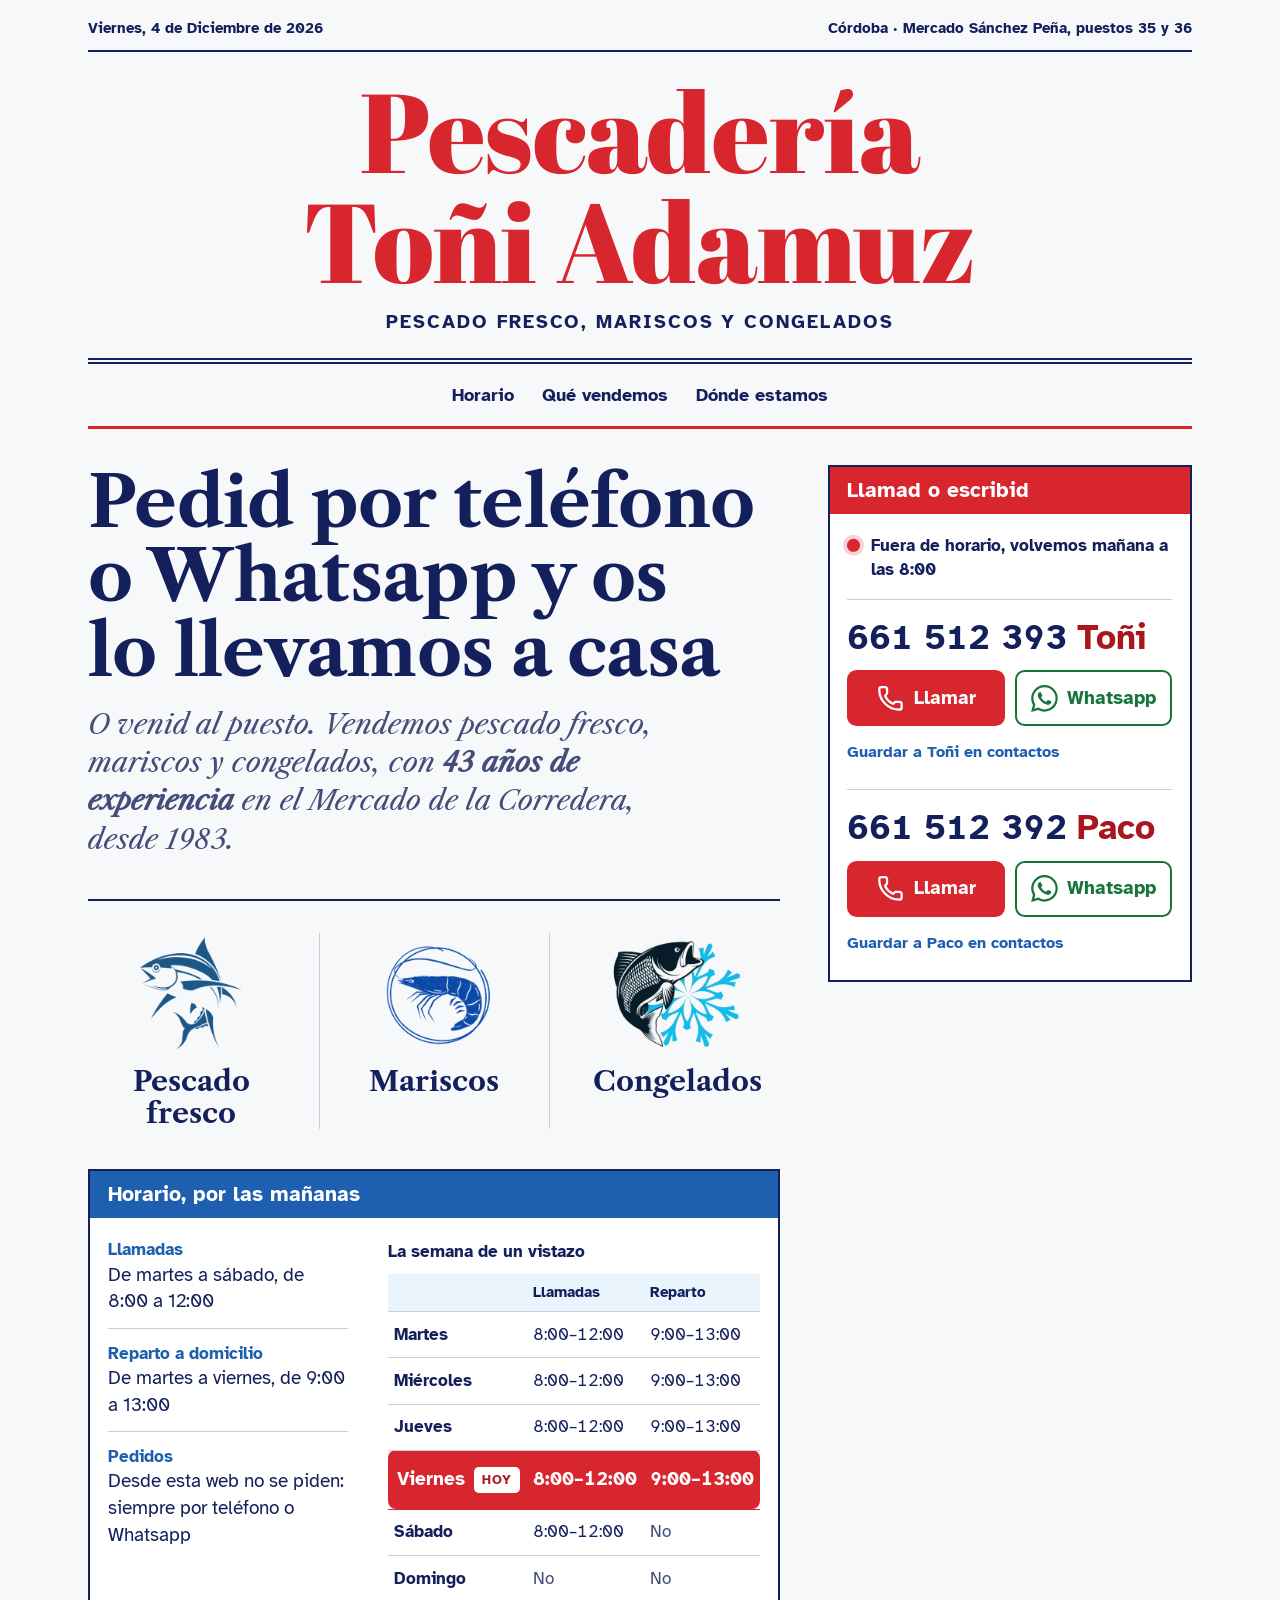
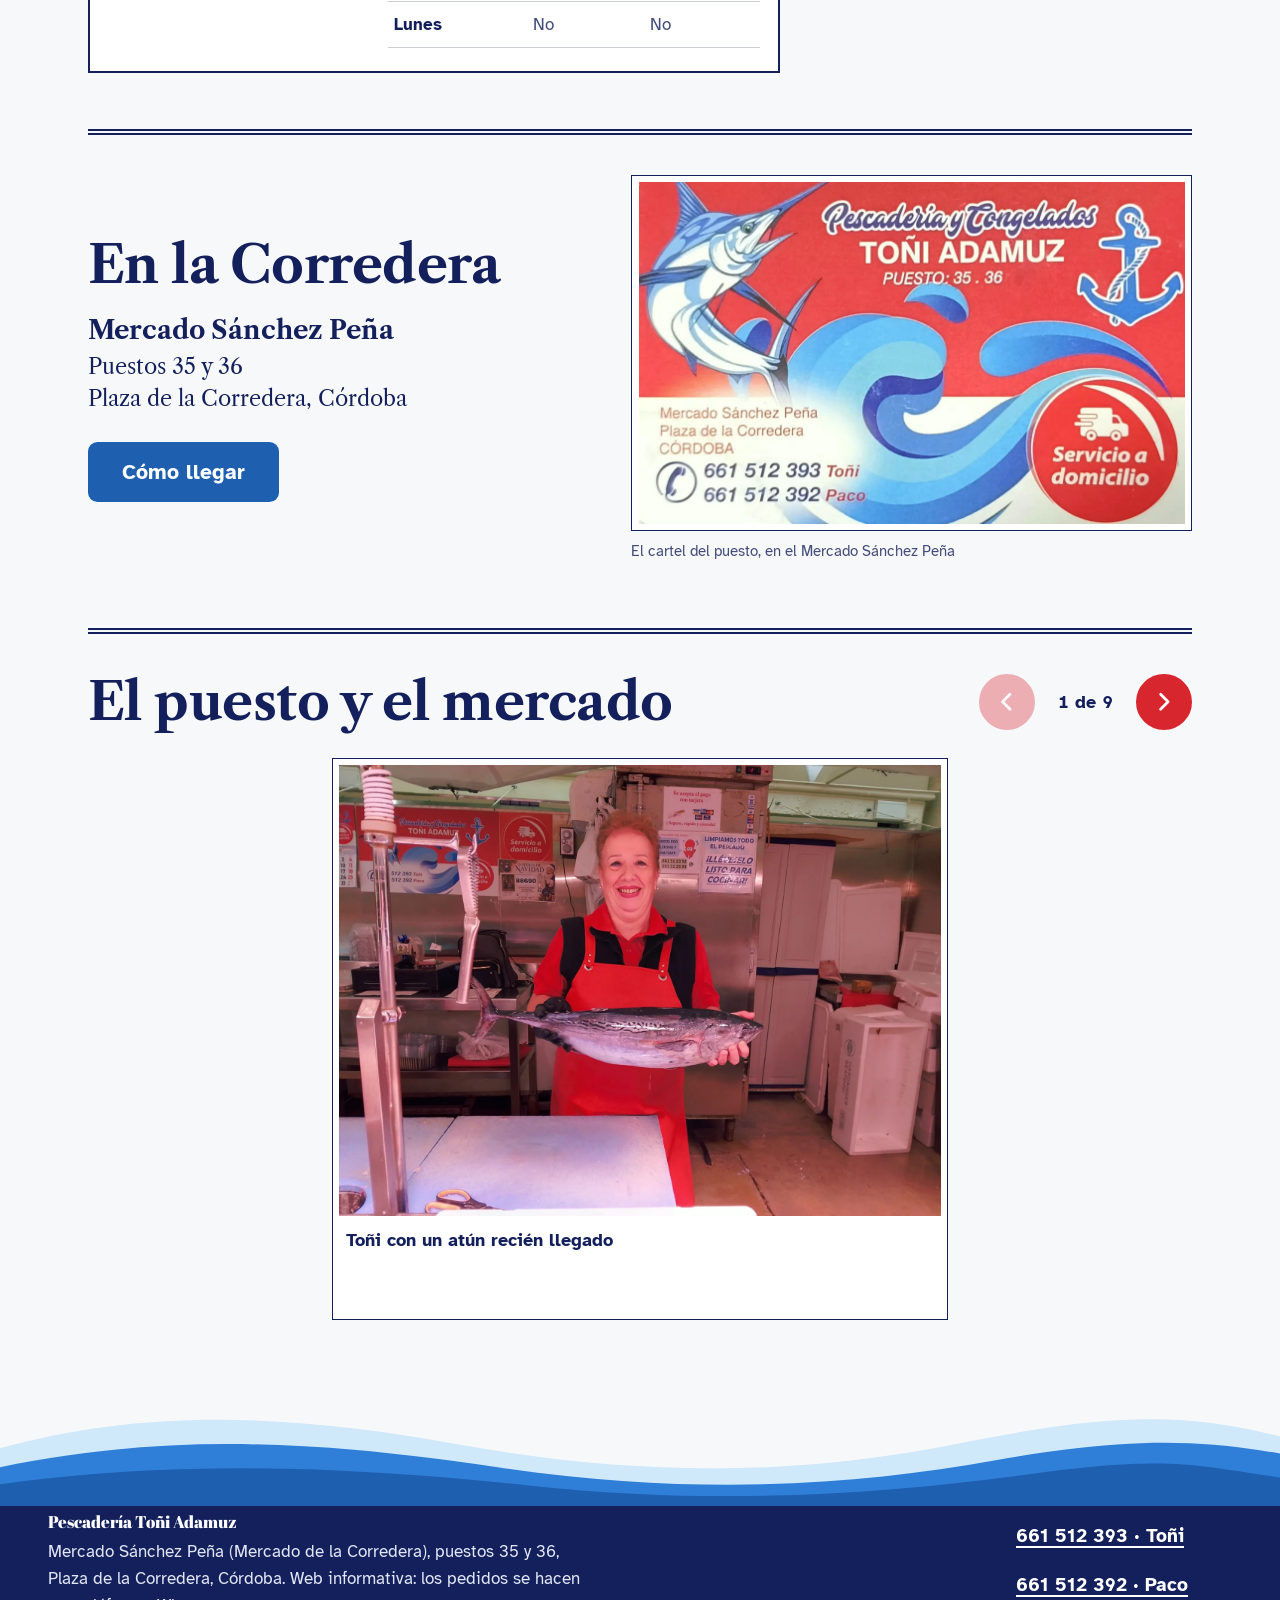
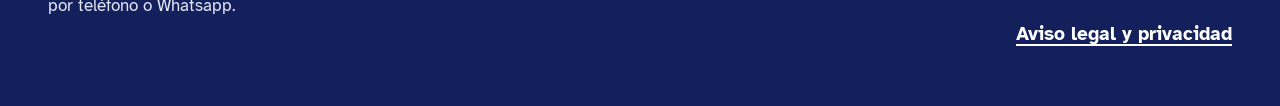
<file: index.html>
<!doctype html>
<html lang="es">
<head>
<meta charset="utf-8">
<meta name="viewport" content="width=device-width, initial-scale=1">
<title>Pescadería Toñi Adamuz | Pescado y mariscos en Córdoba</title>
<meta name="description" content="Pescadería en el Mercado de la Corredera de Córdoba, puestos 35 y 36. Pescado fresco, mariscos y congelados. Pedidos por teléfono o Whatsapp y reparto a domicilio.">
<meta name="robots" content="index, follow, max-image-preview:large">
<meta name="theme-color" content="#d8262f">
<link rel="canonical" href="https://kingkhaax.github.io/pescaderia-toni-adamuz/">
<!-- Cuando haya dominio: pegar aquí la etiqueta de verificación de Google Search Console (si se verifica por etiqueta en vez de por DNS):
<meta name="google-site-verification" content="CODIGO"> -->
<meta property="og:type" content="website">
<meta property="og:locale" content="es_ES">
<meta property="og:site_name" content="Pescadería Toñi Adamuz">
<meta property="og:title" content="Pescadería Toñi Adamuz | Pescado y mariscos en Córdoba">
<meta property="og:description" content="Pescadería en el Mercado de la Corredera de Córdoba, puestos 35 y 36. Pescado fresco, mariscos y congelados. Pedidos por teléfono o Whatsapp y reparto a domicilio.">
<meta property="og:url" content="https://kingkhaax.github.io/pescaderia-toni-adamuz/">
<meta property="og:image" content="https://kingkhaax.github.io/pescaderia-toni-adamuz/og.jpg">
<meta property="og:image:width" content="1200">
<meta property="og:image:height" content="630">
<meta property="og:image:alt" content="Cartel del puesto: Pescadería y Congelados Toñi Adamuz, servicio a domicilio">
<meta name="twitter:card" content="summary_large_image">
<meta name="twitter:title" content="Pescadería Toñi Adamuz | Pescado y mariscos en Córdoba">
<meta name="twitter:description" content="Pescadería en el Mercado de la Corredera de Córdoba, puestos 35 y 36. Pescado fresco, mariscos y congelados. Pedidos por teléfono o Whatsapp y reparto a domicilio.">
<meta name="twitter:image" content="https://kingkhaax.github.io/pescaderia-toni-adamuz/og.jpg">
<script type="application/ld+json">{"@context":"https://schema.org","@graph":[{"@type":"WebSite","@id":"https://kingkhaax.github.io/pescaderia-toni-adamuz/#web","url":"https://kingkhaax.github.io/pescaderia-toni-adamuz/","name":"Pescadería Toñi Adamuz","inLanguage":"es-ES"},{"@type":"Store","@id":"https://kingkhaax.github.io/pescaderia-toni-adamuz/#negocio","name":"Pescadería Toñi Adamuz","alternateName":"Pescadería y Congelados Toñi Adamuz","description":"Pescado fresco, mariscos y congelados. Pedidos por teléfono o Whatsapp, con reparto a domicilio.","url":"https://kingkhaax.github.io/pescaderia-toni-adamuz/","image":"https://kingkhaax.github.io/pescaderia-toni-adamuz/og.jpg","logo":"https://kingkhaax.github.io/pescaderia-toni-adamuz/icon-512.png","telephone":["+34661512393","+34661512392"],"address":{"@type":"PostalAddress","streetAddress":"Mercado de la Corredera (Mercado Sánchez Peña), puestos 35 y 36, Pl. de las Cañas, 1","postalCode":"14002","addressLocality":"Córdoba","addressRegion":"Andalucía","addressCountry":"ES"},"geo":{"@type":"GeoCoordinates","latitude":37.8829468,"longitude":-4.7744532},"hasMap":"https://www.google.com/maps/search/?api=1&query=Mercado+de+la+Corredera%2C+Pl.+de+las+Ca%C3%B1as%2C+1%2C+14002+C%C3%B3rdoba","containedInPlace":{"@type":"Place","name":"Mercado Sánchez Peña","alternateName":"Mercado de la Corredera"},"knowsAbout":["pescado fresco","mariscos","pescado congelado"],"contactPoint":[{"@type":"ContactPoint","telephone":"+34661512393","contactType":"pedidos","availableLanguage":"es","hoursAvailable":{"@type":"OpeningHoursSpecification","dayOfWeek":["Tuesday","Wednesday","Thursday","Friday","Saturday"],"opens":"08:00","closes":"12:00"}},{"@type":"ContactPoint","telephone":"+34661512392","contactType":"pedidos","availableLanguage":"es","hoursAvailable":{"@type":"OpeningHoursSpecification","dayOfWeek":["Tuesday","Wednesday","Thursday","Friday","Saturday"],"opens":"08:00","closes":"12:00"}}],"isPartOf":{"@id":"https://kingkhaax.github.io/pescaderia-toni-adamuz/#web"}}]}</script>
<link rel="icon" href="favicon.ico" sizes="48x48">
<link rel="icon" href="icono.svg" type="image/svg+xml">
<link rel="apple-touch-icon" href="apple-touch-icon.png">
<link rel="manifest" href="site.webmanifest">
<link rel="preload" href="fuentes/abril-fatface.woff2" as="font" type="font/woff2" crossorigin>
<link rel="preload" href="fuentes/caslon-700.woff2" as="font" type="font/woff2" crossorigin>
<link rel="stylesheet" href="estilos.css">
</head>
<body>

<svg width="0" height="0" style="position:absolute" aria-hidden="true">
  <symbol id="i-telefono" viewBox="0 0 24 24"><path fill="none" stroke="currentColor" stroke-width="2" stroke-linecap="round" stroke-linejoin="round" d="M13.832 16.568a1 1 0 0 0 1.213-.303l.355-.465A2 2 0 0 1 17 15h3a2 2 0 0 1 2 2v3a2 2 0 0 1-2 2A18 18 0 0 1 2 4a2 2 0 0 1 2-2h3a2 2 0 0 1 2 2v3a2 2 0 0 1-.8 1.6l-.468.351a1 1 0 0 0-.292 1.233 14 14 0 0 0 6.392 6.384"/></symbol>
  <symbol id="i-whatsapp" viewBox="0 0 24 24"><path fill="currentColor" d="M17.472 14.382c-.297-.149-1.758-.867-2.03-.967-.273-.099-.471-.148-.67.15-.197.297-.767.966-.94 1.164-.173.199-.347.223-.644.075-.297-.15-1.255-.463-2.39-1.475-.883-.788-1.48-1.761-1.653-2.059-.173-.297-.018-.458.13-.606.134-.133.298-.347.446-.52.149-.174.198-.298.298-.497.099-.198.05-.371-.025-.52-.075-.149-.669-1.612-.916-2.207-.242-.579-.487-.5-.669-.51-.173-.008-.371-.01-.57-.01-.198 0-.52.074-.792.372-.272.297-1.04 1.016-1.04 2.479 0 1.462 1.065 2.875 1.213 3.074.149.198 2.096 3.2 5.077 4.487.709.306 1.262.489 1.694.625.712.227 1.36.195 1.871.118.571-.085 1.758-.719 2.006-1.413.248-.694.248-1.289.173-1.413-.074-.124-.272-.198-.57-.347m-5.421 7.403h-.004a9.87 9.87 0 01-5.031-1.378l-.361-.214-3.741.982.998-3.648-.235-.374a9.86 9.86 0 01-1.51-5.26c.001-5.45 4.436-9.884 9.888-9.884 2.64 0 5.122 1.03 6.988 2.898a9.825 9.825 0 012.893 6.994c-.003 5.45-4.437 9.884-9.885 9.884m8.413-18.297A11.815 11.815 0 0012.05 0C5.495 0 .16 5.335.157 11.892c0 2.096.547 4.142 1.588 5.945L.057 24l6.305-1.654a11.882 11.882 0 005.683 1.448h.005c6.554 0 11.89-5.335 11.893-11.893a11.821 11.821 0 00-3.48-8.413Z"/></symbol>
</svg>

<a class="saltar" href="#portada">Saltar al contenido</a>

<div class="papel">
  <div class="tira">
    <p><time id="fecha"></time></p>
    <p>Córdoba · Mercado Sánchez Peña, puestos 35 y 36</p>
  </div>

  <header class="cabecera" id="inicio">
    <h1 class="rotulo"><a href="#inicio">Pescadería Toñi Adamuz</a></h1>
    <p class="subrotulo">Pescado fresco, mariscos y congelados</p>
  </header>

  <nav class="menu" id="menu" aria-label="Secciones">
    <a class="marca-mini" href="#inicio">Pescadería Toñi Adamuz</a>
    <div class="enlaces">
      <a href="#horario">Horario</a>
      <a href="#vendemos">Qué vendemos</a>
      <a href="#donde">Dónde estamos</a>
    </div>
  </nav>

  <main id="portada">
    <div class="portada">
      <div class="principal">
        <div class="entrada">
          <h2 class="titular">Pedid por teléfono o Whatsapp y os lo llevamos a casa</h2>
          <p class="entradilla">O venid al puesto. Vendemos pescado fresco, mariscos y congelados, con <b><span id="anos">43</span> años de experiencia</b> en el Mercado de la Corredera, desde 1983.</p>
        </div>
        <section class="vendemos" id="vendemos" aria-label="Qué vendemos">
          <ul class="grupos">
            <li><img src="logos/pescado-fresco.webp" alt="" width="286" height="300" loading="lazy" decoding="async"><h3>Pescado fresco</h3></li>
            <li><img src="logos/marisco.webp" alt="" width="373" height="300" loading="lazy" decoding="async"><h3>Mariscos</h3></li>
            <li><img src="logos/congelados.webp" alt="" width="342" height="300" loading="lazy" decoding="async"><h3>Congelados</h3></li>
          </ul>
        </section>
        <section class="caja parte" id="horario" aria-labelledby="t-horario">
            <h2 id="t-horario">Horario, por las mañanas</h2>
            <div class="cuerpo">
              <ul class="reglas">
                <li><b>Llamadas</b> De martes a sábado, de 8:00 a 12:00</li>
                <li><b>Reparto a domicilio</b> De martes a viernes, de 9:00 a 13:00</li>
                <li><b>Pedidos</b> Desde esta web no se piden: siempre por teléfono o Whatsapp</li>
              </ul>
              <table class="dias" id="semana">
                <caption>La semana de un vistazo</caption>
                <thead><tr><th scope="col"><span class="solo-lector">Día</span></th><th scope="col">Llamadas</th><th scope="col">Reparto</th></tr></thead>
                <tbody>
                  <tr data-d="2"><th scope="row">Martes</th><td>8:00–12:00</td><td>9:00–13:00</td></tr>
                  <tr data-d="3"><th scope="row">Miércoles</th><td>8:00–12:00</td><td>9:00–13:00</td></tr>
                  <tr data-d="4"><th scope="row">Jueves</th><td>8:00–12:00</td><td>9:00–13:00</td></tr>
                  <tr data-d="5"><th scope="row">Viernes</th><td>8:00–12:00</td><td>9:00–13:00</td></tr>
                  <tr data-d="6"><th scope="row">Sábado</th><td>8:00–12:00</td><td class="no">No</td></tr>
                  <tr data-d="0"><th scope="row">Domingo</th><td class="no">No</td><td class="no">No</td></tr>
                  <tr data-d="1"><th scope="row">Lunes</th><td class="no">No</td><td class="no">No</td></tr>
                </tbody>
              </table>
            </div>
          </section>
      </div>

      <aside class="lateral">
        <section class="caja contacto" id="contacto" aria-labelledby="t-contacto">
          <h2 id="t-contacto">Llamad o escribid</h2>
          <div class="cuerpo">
            <p class="estado" id="estado" role="status"></p>
            <div class="linea">
          <p class="numero">661 512 393 <span class="nombre">Toñi</span></p>
          <div class="acciones">
            <a class="boton llamar" href="tel:+34661512393" aria-label="Llamar a Toñi, 661 512 393"><svg class="i" aria-hidden="true"><use href="#i-telefono"/></svg>Llamar</a>
            <a class="boton wa" href="https://wa.me/34661512393?text=Hola%2C%20quer%C3%ADa%20hacer%20un%20pedido." aria-label="Escribir por Whatsapp a Toñi, 661 512 393"><svg class="i" aria-hidden="true"><use href="#i-whatsapp"/></svg>Whatsapp</a>
          </div>
          <a class="guardar" href="toni.vcf" download>Guardar a Toñi en contactos</a>
        </div>
            <div class="linea">
          <p class="numero">661 512 392 <span class="nombre">Paco</span></p>
          <div class="acciones">
            <a class="boton llamar" href="tel:+34661512392" aria-label="Llamar a Paco, 661 512 392"><svg class="i" aria-hidden="true"><use href="#i-telefono"/></svg>Llamar</a>
            <a class="boton wa" href="https://wa.me/34661512392?text=Hola%2C%20quer%C3%ADa%20hacer%20un%20pedido." aria-label="Escribir por Whatsapp a Paco, 661 512 392"><svg class="i" aria-hidden="true"><use href="#i-whatsapp"/></svg>Whatsapp</a>
          </div>
          <a class="guardar" href="paco.vcf" download>Guardar a Paco en contactos</a>
        </div>
          </div>
        </section>

      </aside>
    </div>

    <section class="donde" id="donde" aria-labelledby="t-donde">
      <div class="texto-donde">
        <h2 id="t-donde">En la Corredera</h2>
        <address>
          <a href="https://www.google.com/maps/search/?api=1&query=Mercado+de+la+Corredera%2C+Pl.+de+las+Ca%C3%B1as%2C+1%2C+14002+C%C3%B3rdoba" target="_blank" rel="noopener" aria-label="Ver Mercado Sánchez Peña en Google Maps">
            <b>Mercado Sánchez Peña</b>
            Puestos 35 y 36<br>Plaza de la Corredera, Córdoba
          </a>
        </address>
        <a class="boton azul grande" href="https://www.google.com/maps/search/?api=1&query=Mercado+de+la+Corredera%2C+Pl.+de+las+Ca%C3%B1as%2C+1%2C+14002+C%C3%B3rdoba" target="_blank" rel="noopener">Cómo llegar</a>
      </div>
      <figure class="foto">
        <img class="tarjeta" src="fotos/tarjeta.webp" width="1100" height="700" loading="lazy" alt="Cartel del puesto: Pescadería y Congelados Toñi Adamuz, Mercado Sánchez Peña, Plaza de la Corredera, Córdoba. Puestos 35 y 36. Servicio a domicilio. Teléfonos 661 512 393 y 661 512 392.">
        <figcaption>El cartel del puesto, en el Mercado Sánchez Peña</figcaption>
      </figure>
    </section>

    <section class="mercado" id="mercado" aria-roledescription="carrusel" aria-labelledby="t-mercado">
      <div class="mercado-cab">
        <h2 id="t-mercado">El puesto y el mercado</h2>
        <div class="control" aria-label="Cambiar de foto">
          <button type="button" class="flecha" data-dir="-1" aria-label="Foto anterior"><svg class="i" aria-hidden="true" viewBox="0 0 24 24"><path fill="none" stroke="currentColor" stroke-width="2.6" stroke-linecap="round" stroke-linejoin="round" d="M15 5l-7 7 7 7"/></svg></button>
          <p class="cuenta" aria-live="polite"><span id="foto-n">1</span> de 9</p>
          <button type="button" class="flecha" data-dir="1" aria-label="Foto siguiente"><svg class="i" aria-hidden="true" viewBox="0 0 24 24"><path fill="none" stroke="currentColor" stroke-width="2.6" stroke-linecap="round" stroke-linejoin="round" d="M9 5l7 7-7 7"/></svg></button>
        </div>
      </div>
      <ul class="pista" id="pista" tabindex="0" aria-label="Fotos del puesto y del mercado">
        <li class="diapo" id="foto-1" style="--ar:1.333" aria-roledescription="diapositiva" aria-label="1 de 9">
          <figure>
            <img src="fotos/mercado/toni-atun.webp" decoding="async" alt="Toñi sonriendo en el puesto con un atún fresco entre las manos">
            <figcaption>Toñi con un atún recién llegado</figcaption>
          </figure>
        </li>
        <li class="diapo" id="foto-2" style="--ar:2.222" aria-roledescription="diapositiva" aria-label="2 de 9">
          <figure>
            <img src="fotos/mercado/puesto-1.webp" loading="lazy" decoding="async" alt="Toñi y Paco sonriendo detrás del mostrador del puesto 35-36, con el pescado a la vista">
            <figcaption>Toñi y Paco en su puesto del mercado</figcaption>
          </figure>
        </li>
        <li class="diapo" id="foto-3" style="--ar:0.8" aria-roledescription="diapositiva" aria-label="3 de 9">
          <figure>
            <img src="fotos/mercado/puesto-2.webp" loading="lazy" decoding="async" alt="Toñi y Paco con el mostrador de pescado fresco delante y el cartel de servicio a domicilio detrás">
            <figcaption>Toñi y Paco detrás del mostrador</figcaption>
          </figure>
        </li>
        <li class="diapo" id="foto-4" style="--ar:2.222" aria-roledescription="diapositiva" aria-label="4 de 9">
          <figure>
            <img src="fotos/mercado/puesto-3.webp" loading="lazy" decoding="async" alt="Mostrador de la pescadería con cajas de pescado y marisco">
            <figcaption>El mostrador de la pescadería</figcaption>
          </figure>
        </li>
        <li class="diapo" id="foto-5" style="--ar:1.778" aria-roledescription="diapositiva" aria-label="5 de 9">
          <figure>
            <img src="fotos/mercado/mercado-1.webp" loading="lazy" decoding="async" alt="Clientes esperando su turno en el mostrador mientras el pescadero prepara el pedido">
            <figcaption>Atendiendo a los clientes en el puesto<span class="credito">Foto: Miguel Ángel Salas, <a href="https://www.eldiadecordoba.es/cordoba/manana-mercado-corredera-cordoba-fotos_3_2007714122.html" target="_blank" rel="noopener">El Día de Córdoba</a></span></figcaption>
          </figure>
        </li>
        <li class="diapo" id="foto-6" style="--ar:1.5" aria-roledescription="diapositiva" aria-label="6 de 9">
          <figure>
            <img src="fotos/mercado/mercado-3.webp" loading="lazy" decoding="async" alt="Cajas de pescado y marisco sobre hielo en el mostrador de la pescadería">
            <figcaption>Pescado y marisco en el mostrador<span class="credito">Foto: Miguel Ángel Salas, <a href="https://www.eldiadecordoba.es/cordoba/manana-mercado-corredera-cordoba-fotos_3_2007714122.html" target="_blank" rel="noopener">El Día de Córdoba</a></span></figcaption>
          </figure>
        </li>
        <li class="diapo" id="foto-7" style="--ar:1.778" aria-roledescription="diapositiva" aria-label="7 de 9">
          <figure>
            <img src="fotos/mercado/mercado-2.webp" loading="lazy" decoding="async" alt="Pasillo del mercado con clientes y el rótulo 35-36 Pescadería Toñi Adamuz sobre el puesto">
            <figcaption>El pasillo del mercado, con el puesto 35-36 a la izquierda<span class="credito">Foto: Miguel Ángel Salas, <a href="https://www.eldiadecordoba.es/cordoba/manana-mercado-corredera-cordoba-fotos_3_2007714122.html" target="_blank" rel="noopener">El Día de Córdoba</a></span></figcaption>
          </figure>
        </li>
        <li class="diapo" id="foto-8" style="--ar:1.778" aria-roledescription="diapositiva" aria-label="8 de 9">
          <figure>
            <img src="fotos/mercado/mercado-4.webp" loading="lazy" decoding="async" alt="Plaza de la Corredera de Córdoba, con sus soportales rojos y las terrazas">
            <figcaption>La Plaza de la Corredera<span class="credito">Foto: <a href="https://sientecordoba.com/plaza-de-la-corredera/" target="_blank" rel="noopener">Siente Córdoba</a></span></figcaption>
          </figure>
        </li>
        <li class="diapo" id="foto-9" style="--ar:0.75" aria-roledescription="diapositiva" aria-label="9 de 9">
          <figure>
            <img src="fotos/mercado/mercado-5.webp" loading="lazy" decoding="async" alt="Puerta de entrada al Mercado de la Corredera, con el escudo de piedra sobre ella">
            <figcaption>La entrada al Mercado de la Corredera<span class="credito">Foto: <a href="https://saboresdecordoba.com/mercado-de-la-corredera/" target="_blank" rel="noopener">Sabores de Córdoba</a></span></figcaption>
          </figure>
        </li>
      </ul>
    </section>
  </main>
</div>

<svg class="olas" viewBox="0 0 1440 120" preserveAspectRatio="none" aria-hidden="true"><path fill="#cfe8fa" d="M0 52C160 6 320 10 520 48s380 36 560 -2 260 -34 360 -8V120H0z"/><path fill="#2f7fd9" d="M0 74C180 36 340 40 560 74s400 22 560 -8 240 -22 320 -8V120H0z"/><path fill="#1f5fb0" d="M0 94C200 66 380 72 600 96s400 8 560 -14 180 -10 280 4V120H0z"/></svg>
<footer class="pie">
  <div class="pie-in">
    <div class="pie-datos">
      <p class="pie-nombre">Pescadería Toñi Adamuz</p>
      <p>Mercado Sánchez Peña (Mercado de la Corredera), puestos 35 y 36, Plaza de la Corredera, Córdoba. Web informativa: los pedidos se hacen por teléfono o Whatsapp.</p>
    </div>
    <div class="telefonos">
      <a href="tel:+34661512393">661 512 393 · Toñi</a>
      <a href="tel:+34661512392">661 512 392 · Paco</a>
      <a href="aviso-legal.html">Aviso legal y privacidad</a>
    </div>
  </div>
</footer>

<script src="estado.js"></script>
<script src="galeria.js" defer></script>
</body>
</html>
</file>
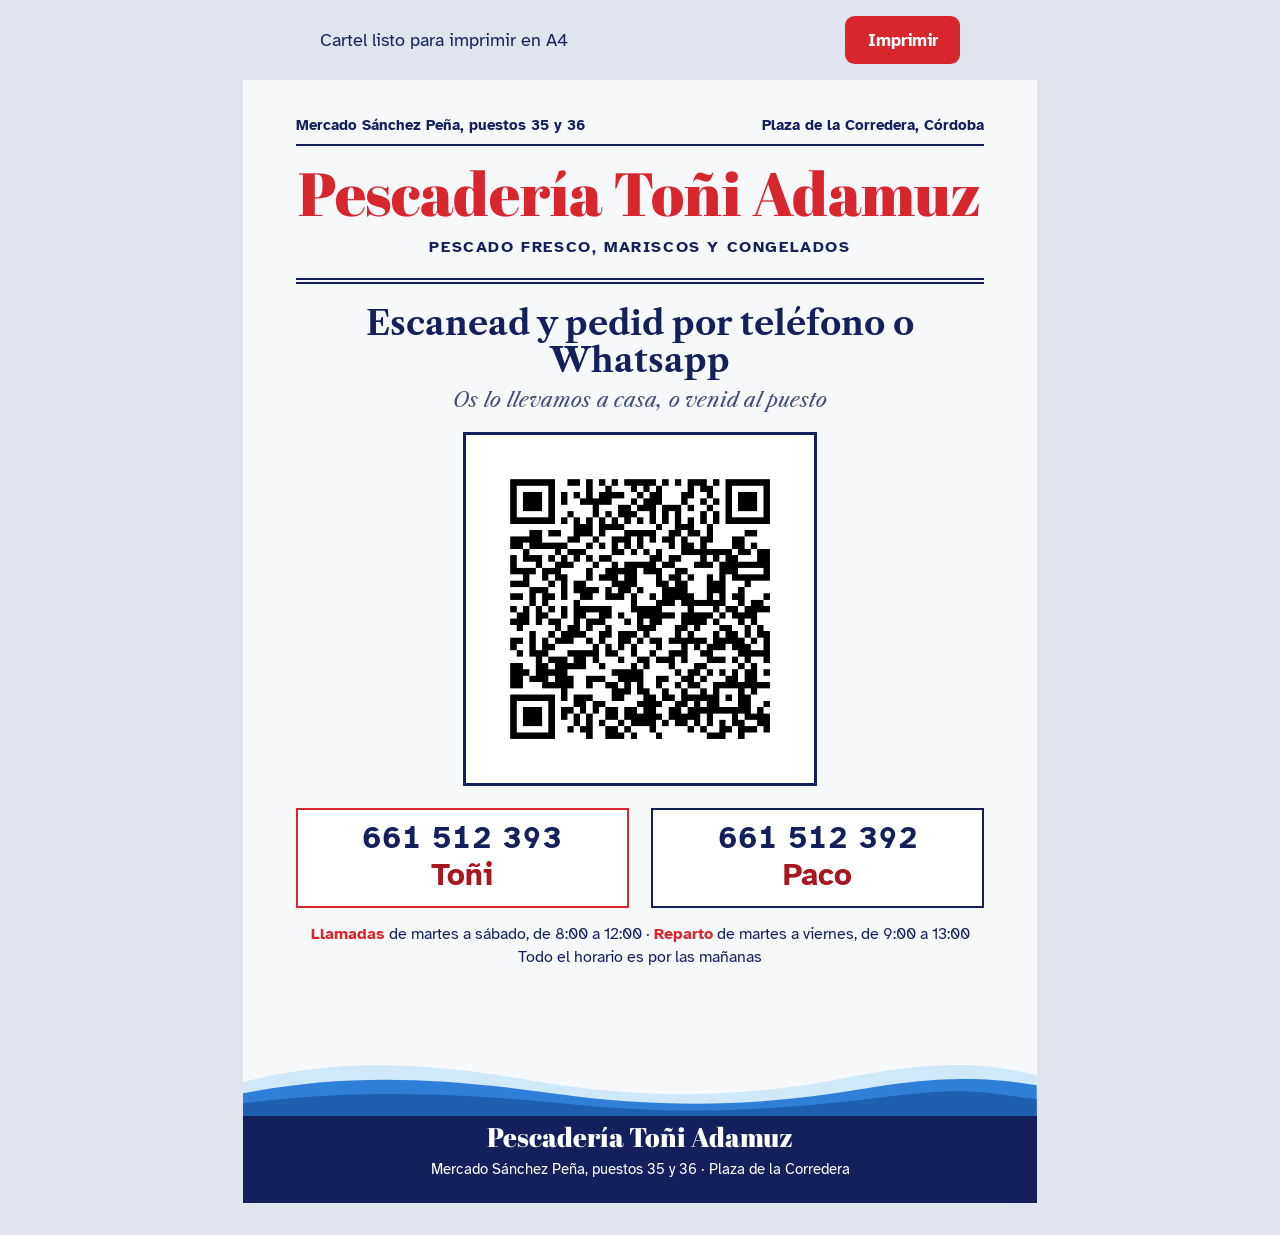
<file: qr/index.html>
<!doctype html>
<html lang="es">
<head>
<meta charset="utf-8">
<meta name="viewport" content="width=device-width, initial-scale=1">
<meta name="robots" content="noindex">
<title>Cartel con QR · Pescadería Toñi Adamuz</title>
<style>
@font-face { font-family: "Abril Fatface"; src: url("../fuentes/abril-fatface.woff2") format("woff2"); font-display: swap; }
@font-face { font-family: "Libre Caslon Text"; src: url("../fuentes/caslon-700.woff2") format("woff2"); font-weight: 700; font-display: swap; }
@font-face { font-family: "Libre Caslon Text"; src: url("../fuentes/caslon-400-it.woff2") format("woff2"); font-weight: 400; font-style: italic; font-display: swap; }
@font-face { font-family: "Atkinson Hyperlegible"; src: url("../fuentes/atkinson-400.woff2") format("woff2"); font-weight: 400; font-display: swap; }
@font-face { font-family: "Atkinson Hyperlegible"; src: url("../fuentes/atkinson-700.woff2") format("woff2"); font-weight: 700; font-display: swap; }
:root { --rojo: #d8262f; --tinta: #14205c; --azul: #1f5fb0; --papel: #f7f8fa; }
* { box-sizing: border-box; }
body { margin: 0; background: #dfe4ee; color: var(--tinta); font: 400 1.1rem/1.5 "Atkinson Hyperlegible", system-ui, sans-serif; -webkit-print-color-adjust: exact; print-color-adjust: exact; }
.barra { max-width: 42rem; margin: 0 auto; padding: 1rem; display: flex; gap: 1rem; align-items: center; justify-content: space-between; flex-wrap: wrap; }
.barra button { font: 700 1.05rem "Atkinson Hyperlegible", system-ui, sans-serif; min-height: 3rem; padding: .6rem 1.4rem; border: 0; border-radius: .6rem; background: var(--rojo); color: #fff; cursor: pointer; }

/* Hoja A4 (210 × 297 mm) */
.hoja { width: 210mm; height: 297mm; margin: 0 auto 2rem; background: var(--papel); display: flex; flex-direction: column; overflow: hidden; }
.tira { margin: 9mm 14mm 0; padding-bottom: 2mm; border-bottom: .6mm solid var(--tinta); display: flex; justify-content: space-between; font-weight: 700; font-size: 11pt; }
.cab { margin: 0 14mm; text-align: center; padding: 5mm 0 5mm; border-bottom: 1.6mm double var(--tinta); }
h1 { margin: 0; font: 400 46pt/.96 "Abril Fatface", Georgia, serif; color: var(--rojo); }
.cab p { margin: 3mm 0 0; font-weight: 700; font-size: 12pt; letter-spacing: .1em; text-transform: uppercase; }
.pide { margin: 6mm 14mm 0; text-align: center; font: 700 25pt/1.1 "Libre Caslon Text", Georgia, serif; }
.pide em { display: block; margin-top: 2mm; font: italic 400 15pt/1.3 "Libre Caslon Text", Georgia, serif; color: #444d7a; }
.marco { margin: 5mm auto 0; padding: 5mm; background: #fff; border: .9mm solid var(--tinta); }
.marco img { display: block; width: 82mm; height: 82mm; }
.tels { margin: 6mm 14mm 0; display: grid; grid-template-columns: 1fr 1fr; gap: 6mm; text-align: center; }
.tels div { border: .6mm solid var(--tinta); padding: 3mm 2mm 3.5mm; background: #fff; }
.tels b { display: block; font: 700 23pt/1.1 "Atkinson Hyperlegible", sans-serif; font-variant-numeric: tabular-nums; }
.tels span { display: block; margin-top: 1mm; font: 700 23pt/1.1 "Atkinson Hyperlegible", sans-serif; color: #a8161e; }
.tels div:first-child { border-color: var(--rojo); }
.horario { margin: 4mm 14mm 0; text-align: center; font-size: 12pt; line-height: 1.4; }
.horario b { color: var(--rojo); }
.fin { margin-top: auto; position: relative; }
.fin svg { display: block; width: 100%; height: 16mm; }
.pie { background: var(--tinta); color: #fff; text-align: center; padding: 2mm 14mm 6mm; font-size: 11.5pt; line-height: 1.45; margin-top: -1px; }
.pie b { font: 400 20pt/1.1 "Abril Fatface", Georgia, serif; display: block; margin-bottom: 1.5mm; }
@page { size: A4; margin: 0; }
@media print { body { background: var(--papel); } .barra { display: none; } .hoja { margin: 0; } }
@media screen and (max-width: 800px) { .hoja { zoom: .42; } }
</style>
</head>
<body>
<div class="barra"><span>Cartel listo para imprimir en A4</span><button type="button" onclick="window.print()">Imprimir</button></div>
<main class="hoja">
  <div class="tira"><span>Mercado Sánchez Peña, puestos 35 y 36</span><span>Plaza de la Corredera, Córdoba</span></div>
  <header class="cab">
    <h1>Pescadería Toñi Adamuz</h1>
    <p>Pescado fresco, mariscos y congelados</p>
  </header>
  <p class="pide">Escanead y pedid por teléfono o Whatsapp<em>Os lo llevamos a casa, o venid al puesto</em></p>
  <div class="marco"><img src="qr.png" alt="Código QR que lleva a la web de la pescadería" width="400" height="400"></div>
  <div class="tels">
    <div><b>661 512 393</b><span>Toñi</span></div>
    <div><b>661 512 392</b><span>Paco</span></div>
  </div>
  <p class="horario"><b>Llamadas</b> de martes a sábado, de 8:00 a 12:00 · <b>Reparto</b> de martes a viernes, de 9:00 a 13:00<br>Todo el horario es por las mañanas</p>
  <div class="fin">
    <svg viewBox="0 0 1440 120" preserveAspectRatio="none" aria-hidden="true"><path fill="#cfe8fa" d="M0 52C160 6 320 10 520 48s380 36 560 -2 260 -34 360 -8V120H0z"/><path fill="#2f7fd9" d="M0 74C180 36 340 40 560 74s400 22 560 -8 240 -22 320 -8V120H0z"/><path fill="#1f5fb0" d="M0 94C200 66 380 72 600 96s400 8 560 -14 180 -10 280 4V120H0z"/></svg>
    <div class="pie"><b>Pescadería Toñi Adamuz</b>Mercado Sánchez Peña, puestos 35 y 36 · Plaza de la Corredera</div>
  </div>
</main>
</body>
</html>
</file>
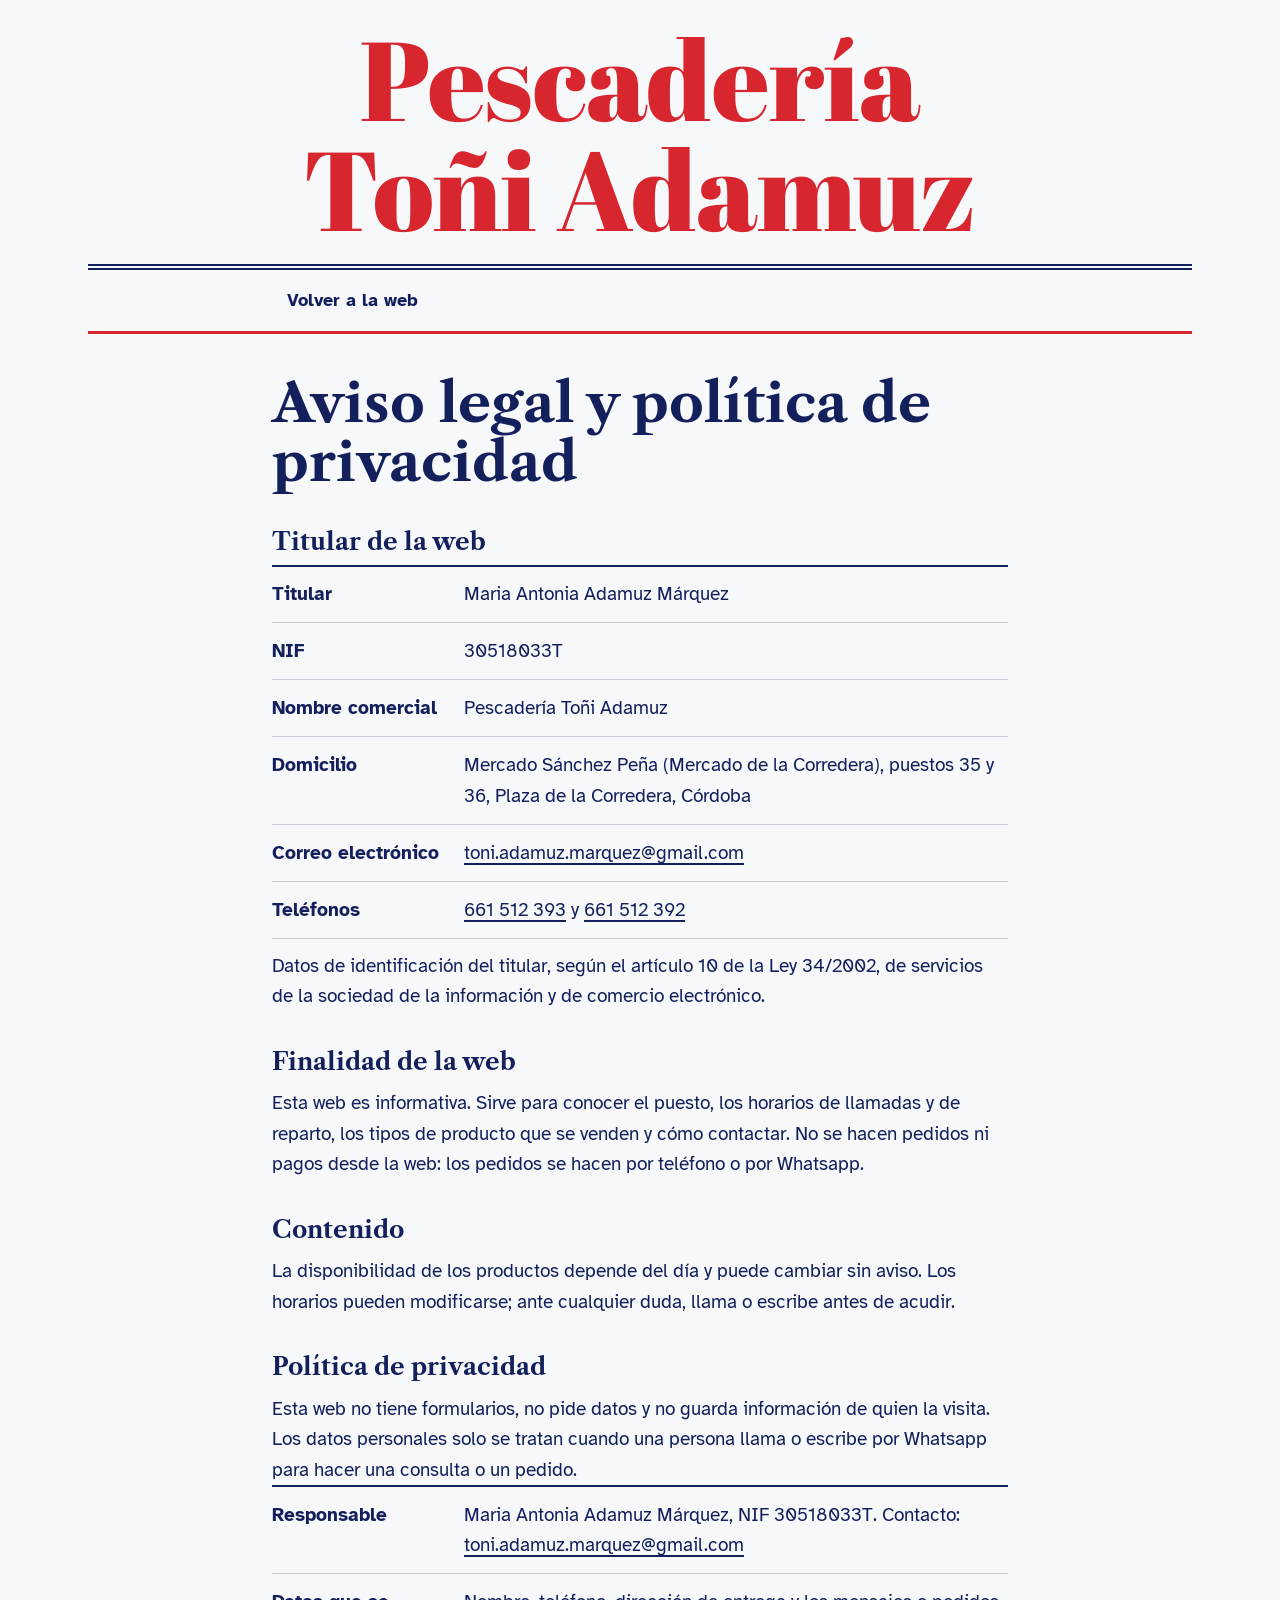
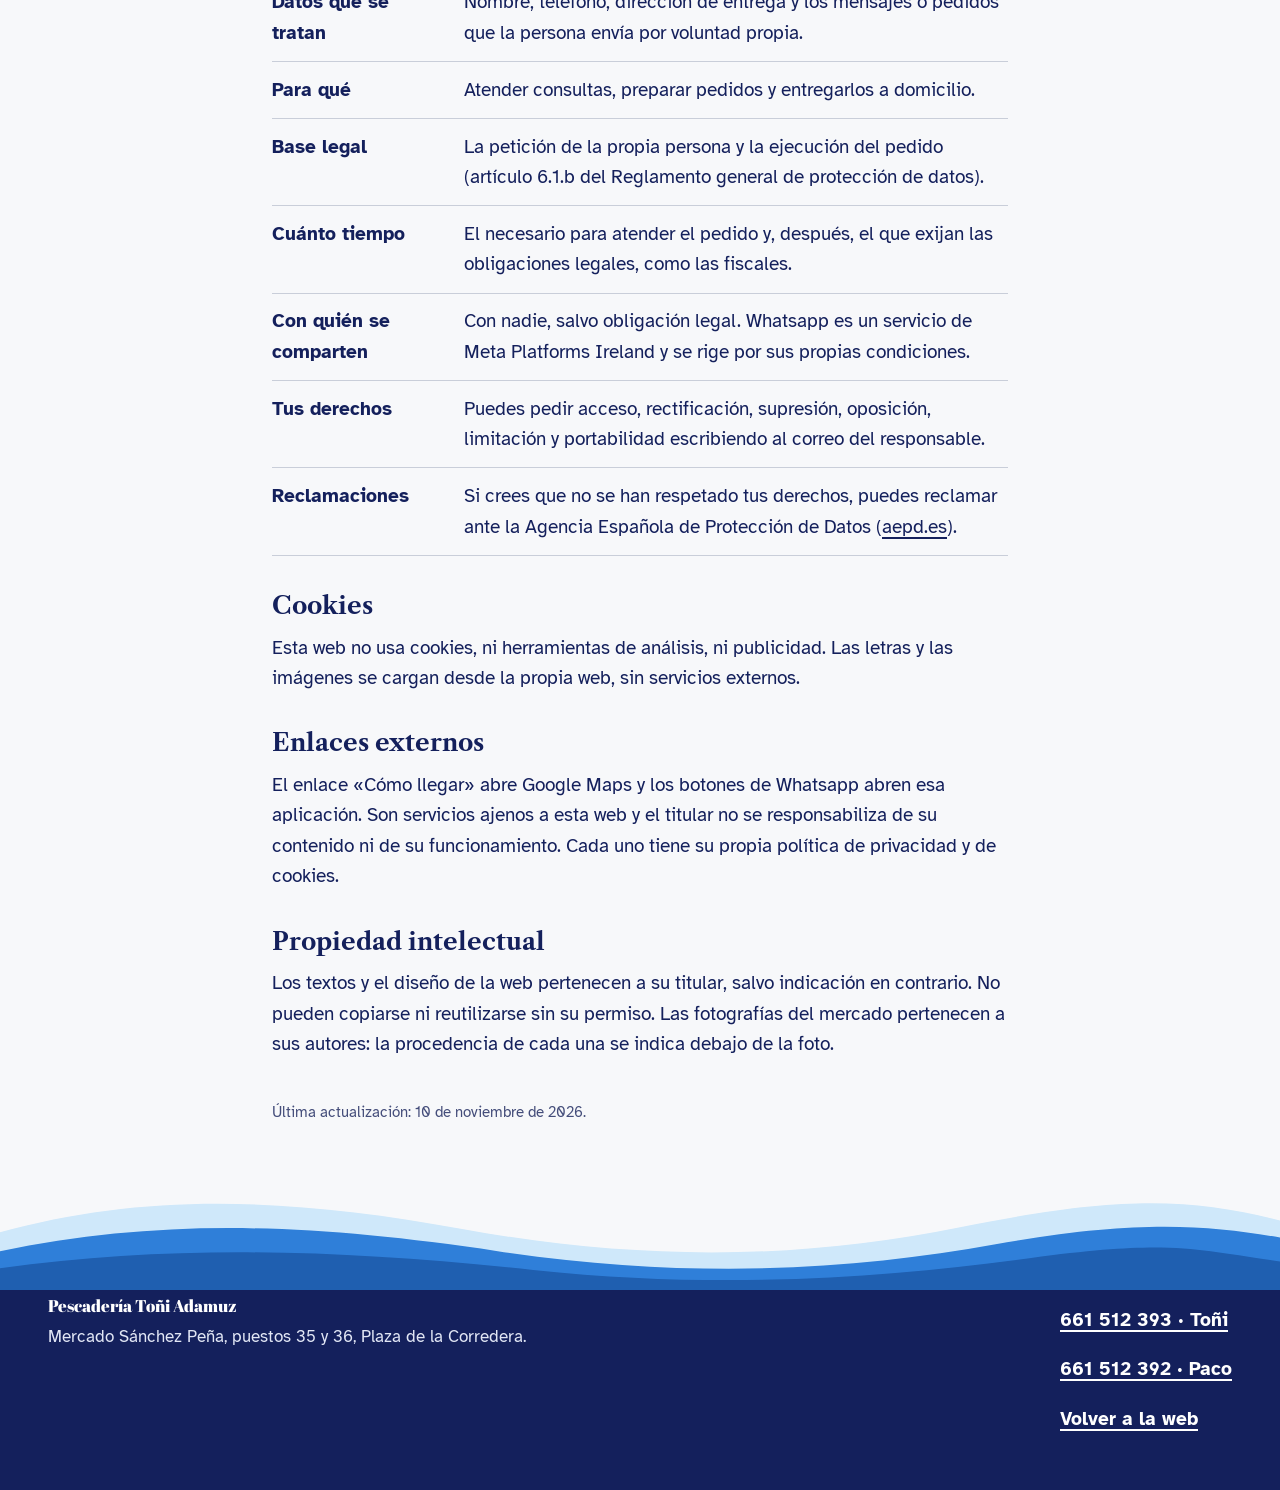
<file: aviso-legal.html>
<!doctype html>
<html lang="es">
<head>
<meta charset="utf-8">
<meta name="viewport" content="width=device-width, initial-scale=1">
<title>Aviso legal y política de privacidad · Pescadería Toñi Adamuz</title>
<meta name="description" content="Aviso legal y política de privacidad de la web de la Pescadería Toñi Adamuz: titular, contacto, tratamiento de datos y cookies.">
<meta name="theme-color" content="#d8262f">
<link rel="icon" href="favicon.ico" sizes="48x48">
<link rel="icon" href="icono.svg" type="image/svg+xml">
<link rel="apple-touch-icon" href="apple-touch-icon.png">
<link rel="stylesheet" href="estilos.css">
</head>
<body>

<div class="papel">
<header class="cabecera">
  <p class="rotulo"><a href="index.html">Pescadería Toñi Adamuz</a></p>
</header>
<nav class="menu" aria-label="Volver"><div class="enlaces"><a href="index.html">Volver a la web</a></div></nav>

<main class="legal">
  <div>
    <h1>Aviso legal y política de privacidad</h1>

    <h2>Titular de la web</h2>
    <dl class="datos">
      <div><dt>Titular</dt><dd>Maria Antonia Adamuz Márquez</dd></div>
      <div><dt>NIF</dt><dd>30518033T</dd></div>
      <div><dt>Nombre comercial</dt><dd>Pescadería Toñi Adamuz</dd></div>
      <div><dt>Domicilio</dt><dd>Mercado Sánchez Peña (Mercado de la Corredera), puestos 35 y 36, Plaza de la Corredera, Córdoba</dd></div>
      <div><dt>Correo electrónico</dt><dd><a href="mailto:toni.adamuz.marquez@gmail.com">toni.adamuz.marquez@gmail.com</a></dd></div>
      <div><dt>Teléfonos</dt><dd><a href="tel:+34661512393">661 512 393</a> y <a href="tel:+34661512392">661 512 392</a></dd></div>
    </dl>
    <p>Datos de identificación del titular, según el artículo 10 de la Ley 34/2002, de servicios de la sociedad de la información y de comercio electrónico.</p>

    <h2>Finalidad de la web</h2>
    <p>Esta web es informativa. Sirve para conocer el puesto, los horarios de llamadas y de reparto, los tipos de producto que se venden y cómo contactar. No se hacen pedidos ni pagos desde la web: los pedidos se hacen por teléfono o por Whatsapp.</p>

    <h2>Contenido</h2>
    <p>La disponibilidad de los productos depende del día y puede cambiar sin aviso. Los horarios pueden modificarse; ante cualquier duda, llama o escribe antes de acudir.</p>

    <h2>Política de privacidad</h2>
    <p>Esta web no tiene formularios, no pide datos y no guarda información de quien la visita. Los datos personales solo se tratan cuando una persona llama o escribe por Whatsapp para hacer una consulta o un pedido.</p>
    <dl class="datos">
      <div><dt>Responsable</dt><dd>Maria Antonia Adamuz Márquez, NIF 30518033T. Contacto: <a href="mailto:toni.adamuz.marquez@gmail.com">toni.adamuz.marquez@gmail.com</a></dd></div>
      <div><dt>Datos que se tratan</dt><dd>Nombre, teléfono, dirección de entrega y los mensajes o pedidos que la persona envía por voluntad propia.</dd></div>
      <div><dt>Para qué</dt><dd>Atender consultas, preparar pedidos y entregarlos a domicilio.</dd></div>
      <div><dt>Base legal</dt><dd>La petición de la propia persona y la ejecución del pedido (artículo 6.1.b del Reglamento general de protección de datos).</dd></div>
      <div><dt>Cuánto tiempo</dt><dd>El necesario para atender el pedido y, después, el que exijan las obligaciones legales, como las fiscales.</dd></div>
      <div><dt>Con quién se comparten</dt><dd>Con nadie, salvo obligación legal. Whatsapp es un servicio de Meta Platforms Ireland y se rige por sus propias condiciones.</dd></div>
      <div><dt>Tus derechos</dt><dd>Puedes pedir acceso, rectificación, supresión, oposición, limitación y portabilidad escribiendo al correo del responsable.</dd></div>
      <div><dt>Reclamaciones</dt><dd>Si crees que no se han respetado tus derechos, puedes reclamar ante la Agencia Española de Protección de Datos (<a href="https://www.aepd.es" target="_blank" rel="noopener">aepd.es</a>).</dd></div>
    </dl>

    <h2>Cookies</h2>
    <p>Esta web no usa cookies, ni herramientas de análisis, ni publicidad. Las letras y las imágenes se cargan desde la propia web, sin servicios externos.</p>

    <h2>Enlaces externos</h2>
    <p>El enlace «Cómo llegar» abre Google Maps y los botones de Whatsapp abren esa aplicación. Son servicios ajenos a esta web y el titular no se responsabiliza de su contenido ni de su funcionamiento. Cada uno tiene su propia política de privacidad y de cookies.</p>

    <h2>Propiedad intelectual</h2>
    <p>Los textos y el diseño de la web pertenecen a su titular, salvo indicación en contrario. No pueden copiarse ni reutilizarse sin su permiso. Las fotografías del mercado pertenecen a sus autores: la procedencia de cada una se indica debajo de la foto.</p>

    <p class="fecha">Última actualización: 10 de noviembre de 2026.</p>
  </div>
</main>

</div>
<svg class="olas" viewBox="0 0 1440 120" preserveAspectRatio="none" aria-hidden="true"><path fill="#cfe8fa" d="M0 52C160 6 320 10 520 48s380 36 560 -2 260 -34 360 -8V120H0z"/><path fill="#2f7fd9" d="M0 74C180 36 340 40 560 74s400 22 560 -8 240 -22 320 -8V120H0z"/><path fill="#1f5fb0" d="M0 94C200 66 380 72 600 96s400 8 560 -14 180 -10 280 4V120H0z"/></svg>
<footer class="pie">
  <div class="pie-in">
    <div class="pie-datos">
      <p class="pie-nombre">Pescadería Toñi Adamuz</p>
      <p>Mercado Sánchez Peña, puestos 35 y 36, Plaza de la Corredera.</p>
    </div>
    <div class="telefonos">
      <a href="tel:+34661512393">661 512 393 · Toñi</a>
      <a href="tel:+34661512392">661 512 392 · Paco</a>
      <a href="index.html">Volver a la web</a>
    </div>
  </div>
</footer>
</body>
</html>
</file>
<file: estilos.css>
@font-face { font-family: "Abril Fatface"; src: url("fuentes/abril-fatface.woff2") format("woff2"); font-weight: 400; font-display: swap; }
@font-face { font-family: "Libre Caslon Text"; src: url("fuentes/caslon-400.woff2") format("woff2"); font-weight: 400; font-style: normal; font-display: swap; }
@font-face { font-family: "Libre Caslon Text"; src: url("fuentes/caslon-400-it.woff2") format("woff2"); font-weight: 400; font-style: italic; font-display: swap; }
@font-face { font-family: "Libre Caslon Text"; src: url("fuentes/caslon-700.woff2") format("woff2"); font-weight: 700; font-style: normal; font-display: swap; }
@font-face { font-family: "Atkinson Hyperlegible"; src: url("fuentes/atkinson-400.woff2") format("woff2"); font-weight: 400; font-display: swap; }
@font-face { font-family: "Atkinson Hyperlegible"; src: url("fuentes/atkinson-700.woff2") format("woff2"); font-weight: 700; font-display: swap; }

/* Colores de la tarjeta: rojo principal (rótulo y acciones), azul y blanco secundarios (franjas, ola, tinta azul noche).
   El rojo tiene cuatro pasos: puro, hondo (texto sobre blanco), suave y claro (lo de hoy). */
:root {
  --rojo: #d8262f;
  --rojo-hondo: #a8161e;
  --rojo-oscuro: #8f1219;
  --rojo-suave: #f5c6c9;
  --rojo-claro: #fdeeee;
  --tinta: #14205c;
  --tinta-2: #444d7a;
  --azul: #1f5fb0;
  --azul-vivo: #2f7fd9;
  --hielo: #cfe8fa;
  --azul-claro: #eaf4fc;
  --papel: #f7f8fa;
  --blanco: #fff;
  --linea: #c9ced9;
  --whatsapp: #15753a;
  --whatsapp-h: #0f5e2d;
  --rotulo: "Abril Fatface", Georgia, serif;
  --titular: "Libre Caslon Text", Georgia, serif;
  --texto: "Atkinson Hyperlegible", system-ui, sans-serif;
  --ease: cubic-bezier(0.16, 1, 0.3, 1);
  --lado: clamp(1.25rem, 4vw, 2.5rem);
  color-scheme: light;
  scrollbar-color: var(--rojo) var(--papel);
}

*, *::before, *::after { box-sizing: border-box; }
html { -webkit-text-size-adjust: 100%; scroll-behavior: smooth; scroll-padding-top: 5.5rem; }
body { margin: 0; font: 400 1.1875rem/1.6 var(--texto); color: var(--tinta); background: var(--papel); }
::selection { background: var(--rojo); color: var(--blanco); }
:focus-visible { outline: 3px solid var(--tinta); outline-offset: 3px; }
a { color: inherit; text-underline-offset: 0.2em; text-decoration-thickness: 2px; }
h1, h2, h3, p, ul, address, figure { margin: 0; padding: 0; }
ul { list-style: none; }
address { font-style: normal; }
img { display: block; max-width: 100%; height: auto; }
svg.i { width: 1.4em; height: 1.4em; flex: none; }
.solo-lector { position: absolute; width: 1px; height: 1px; overflow: hidden; clip-path: inset(50%); white-space: nowrap; }
.saltar { position: absolute; left: 1rem; top: -4rem; z-index: 100; background: var(--tinta); color: var(--blanco); padding: 0.75rem 1rem; border-radius: 0.5rem; }
.saltar:focus { top: 1rem; }

.papel { max-width: 74rem; margin: 0 auto; padding-inline: var(--lado); }

/* Tira de fecha */
.tira { display: flex; justify-content: space-between; gap: 0.25rem 1.5rem; flex-wrap: wrap; padding: 1rem 0 0.6rem; font-size: 0.95rem; font-weight: 700; border-bottom: 2px solid var(--tinta); }
.tira time:empty { display: none; }
.tira time::first-letter { text-transform: uppercase; }

/* Cabecera de periódico */
.cabecera { text-align: center; padding: 1.5rem 0 1.25rem; border-bottom: 6px double var(--tinta); }
.rotulo { font: 400 clamp(2.9rem, 9.4vw, 7rem)/0.98 var(--rotulo); color: var(--rojo); letter-spacing: -0.005em; text-wrap: balance; }
.rotulo a { text-decoration: none; }
.subrotulo { margin-top: 0.75rem; font-weight: 700; font-size: clamp(0.95rem, 2.4vw, 1.2rem); letter-spacing: 0.1em; text-transform: uppercase; color: var(--tinta); }

/* Menú pegajoso: siempre a mano el botón de llamar */
.menu { position: sticky; top: 0; z-index: 60; display: grid; grid-template-columns: 1fr auto 1fr; align-items: center; gap: 0.5rem 1.5rem; padding: 0.35rem 0; background: var(--papel); border-bottom: 3px solid var(--rojo); }
.marca-mini { font: 700 1.15rem/1 var(--titular); text-decoration: none; max-width: 0; opacity: 0; overflow: hidden; white-space: nowrap; transition: max-width 0.4s var(--ease), opacity 0.25s var(--ease); }
.menu.fijo .marca-mini { max-width: 20rem; opacity: 1; }
.enlaces { display: flex; gap: 0.25rem 1.75rem; margin-inline: auto; }
.enlaces a { position: relative; padding: 0.7rem 0; font-weight: 700; font-size: 1.1rem; text-decoration: none; transition: color 0.25s var(--ease); }
.enlaces a::after { content: ""; position: absolute; left: 0; right: 0; bottom: 0.2rem; height: 3px; background: var(--rojo); transform: scaleX(0); transform-origin: left; transition: transform 0.4s var(--ease); }
.enlaces a:hover { color: var(--rojo-hondo); }
.enlaces a:hover::after, .enlaces a:focus-visible::after { transform: scaleX(1); }

/* Botones: al pasar el ratón sube una ola (como las de la tarjeta) y cambia de color */
.boton {
  --base: var(--rojo); --ola1: #ee6a71; --ola2: var(--rojo-oscuro); --texto-b: var(--blanco); --texto-h: var(--blanco);
  position: relative; isolation: isolate; overflow: hidden;
  display: inline-flex; align-items: center; justify-content: center; gap: 0.6rem;
  min-height: 3.5rem; padding: 0.5rem 1.4rem; border: 2px solid var(--base); border-radius: 0.6rem;
  font: 700 1.2rem/1 var(--texto); text-decoration: none; color: var(--texto-b); background: var(--base);
  transition: color 0.35s var(--ease), transform 0.25s var(--ease), box-shadow 0.35s var(--ease);
}
.boton::before, .boton::after {
  content: ""; position: absolute; z-index: -1; left: -20%; width: 140%; height: 260%; top: 105%;
  border-radius: 46% 54% 0 0 / 16% 14% 0 0; transition: top 0.7s var(--ease), border-radius 0.7s var(--ease);
}
.boton::before { background: var(--ola1); }
.boton::after { background: var(--ola2); transition-delay: 0.07s; }
.boton:hover, .boton:focus-visible { color: var(--texto-h); border-color: var(--ola2); transform: translateY(-2px); box-shadow: 0 0.65rem 1.1rem -0.55rem rgb(20 32 92 / 0.5); }
.boton:hover::before, .boton:focus-visible::before { top: -45%; border-radius: 50%; }
.boton:hover::after, .boton:focus-visible::after { top: -55%; border-radius: 50%; }
.boton:active { transform: translateY(0) scale(0.98); box-shadow: none; }
.boton svg.i { transition: transform 0.35s var(--ease); }
.boton.llamar:hover svg.i { animation: timbre 0.7s ease-in-out; }
.boton.wa:hover svg.i { transform: scale(1.18) rotate(-8deg); }
@keyframes timbre { 0%, 100% { transform: rotate(0); } 15%, 45% { transform: rotate(-16deg); } 30%, 60% { transform: rotate(16deg); } 75% { transform: rotate(-8deg); } }
/* WhatsApp: blanco con borde verde, y se llena de verde al pasar el ratón */
.boton.wa { --base: var(--blanco); --ola1: #2f9a58; --ola2: var(--whatsapp); --texto-b: var(--whatsapp); --texto-h: var(--blanco); border-color: var(--whatsapp); }
/* Cómo llegar: azul de la tarjeta, ola azul noche */
.boton.azul { --base: var(--azul); --ola1: var(--azul-vivo); --ola2: var(--tinta); }
.boton.chico { min-height: 3rem; padding-inline: 1.25rem; font-size: 1.1rem; }
.boton.grande { min-height: 3.75rem; padding-inline: 2rem; font-size: 1.3rem; }

/* Portada */
.portada { display: grid; grid-template-columns: minmax(0, 1.9fr) minmax(0, 1fr); gap: 2.5rem 3rem; padding-top: 2.25rem; align-items: start; }
.titular { font: 700 clamp(2.4rem, 5.6vw, 4.4rem)/1.06 var(--titular); letter-spacing: -0.01em; text-wrap: balance; }
.entradilla { margin-top: 1.1rem; font: italic 400 clamp(1.3rem, 2.6vw, 1.7rem)/1.4 var(--titular); color: var(--tinta-2); max-width: 36rem; }
.vendemos { margin-top: 2.5rem; padding-top: 2rem; border-top: 2px solid var(--tinta); }
.grupos { display: grid; grid-template-columns: repeat(3, 1fr); }
.grupos li { padding: 0 1.5rem; text-align: center; }
.grupos li + li { border-left: 1px solid var(--linea); }
.grupos li:first-child { padding-left: 0; } .grupos li:last-child { padding-right: 0; }
.grupos img { height: 7.25rem; width: auto; margin: 0 auto 1rem; }
.grupos h3 { font: 700 clamp(1.3rem, 2.3vw, 1.75rem)/1.15 var(--titular); }

/* Cajas del lateral */
.lateral { display: grid; gap: 1.75rem; position: sticky; top: 5.25rem; align-self: start; }
.principal { display: grid; gap: 0; }
.parte { margin-top: 2.5rem; }
.parte .cuerpo { display: grid; grid-template-columns: 1fr 1.1fr; gap: 1.5rem 2.5rem; align-items: start; }
.parte .reglas li:first-child { padding-top: 0; }
.parte .dias { margin-top: 0; }
.parte .dias caption { border-top: 0; padding-top: 0; }
.caja { border: 2px solid var(--tinta); background: var(--blanco); }
.parte > h2 { background: var(--azul) !important; }
.caja > h2 { background: var(--rojo); color: var(--blanco); font: 700 1.3rem/1.2 var(--texto); padding: 0.7rem 1.1rem; }
.caja .cuerpo { padding: 1.25rem 1.1rem 1.4rem; }
.estado { font-weight: 700; font-size: 1.05rem; line-height: 1.4; display: flex; gap: 0.65rem; align-items: baseline; }
.estado:empty { display: none; }
.estado::before { content: ""; flex: none; width: 0.8rem; height: 0.8rem; border-radius: 50%; background: var(--rojo); transform: translateY(0.05rem); }
.estado[data-abierto="si"]::before { background: #1a9a48; box-shadow: 0 0 0 4px rgb(26 154 72 / 0.22); }
.estado[data-abierto="no"]::before { box-shadow: 0 0 0 4px rgb(216 38 47 / 0.2); }
.linea { margin-top: 1.4rem; padding-top: 1.25rem; border-top: 1px solid var(--linea); }
.estado + .linea { margin-top: 1.1rem; }
.numero { font: 700 clamp(1.9rem, 3.4vw, 2.2rem)/1.05 var(--texto); font-variant-numeric: tabular-nums; display: flex; flex-wrap: wrap; align-items: baseline; gap: 0.1rem 0.6rem; margin-bottom: 0.85rem; }
.nombre { font-size: 1em; font-weight: 700; color: var(--rojo-hondo); }
.acciones { display: grid; grid-template-columns: 1fr 1fr; gap: 0.6rem; }
.acciones .boton { padding-inline: 0.5rem; }
.guardar { background: linear-gradient(var(--rojo), var(--rojo)) 0 100% / 0 2px no-repeat; text-decoration: none; padding-bottom: 0.1rem; transition: background-size 0.4s var(--ease), color 0.25s var(--ease); display: inline-block; margin-top: 0.8rem; font-size: 1.02rem; color: var(--azul); font-weight: 700; }
.guardar:hover { color: var(--rojo-hondo); background-size: 100% 2px; }

.reglas li { padding: 0.8rem 0; border-top: 1px solid var(--linea); line-height: 1.4; }
.reglas li:first-child { padding-top: 0; border-top: 0; }
.reglas b { display: block; font-size: 1.05rem; color: var(--azul); }
.dias { width: 100%; margin-top: 1rem; border-collapse: collapse; font-size: 1.08rem; font-variant-numeric: tabular-nums; }
.dias caption { text-align: left; font-weight: 700; padding: 0 0 0.5rem; border-top: 2px solid var(--tinta); padding-top: 1rem; }
.dias thead th { font-size: 0.95rem; color: var(--tinta); font-weight: 700; text-align: left; padding: 0.4rem; background: var(--azul-claro); }
.dias th, .dias td { text-align: left; padding: 0.55rem 0.4rem; border-bottom: 1px solid var(--linea); white-space: nowrap; }
.dias tbody th { font-weight: 700; }
.dias td.no { color: var(--tinta-2); }
/* Hoy: fila en rojo macizo, letra blanca más grande y etiqueta HOY, para verla de lejos */
.dias tr.hoy th, .dias tr.hoy td { background: var(--rojo); color: var(--blanco); font-weight: 700; font-size: 1.2rem; padding-block: 0.85rem; border-bottom-color: var(--rojo); }
.dias tr.hoy th { border-radius: 0.5rem 0 0 0.5rem; padding-left: 0.6rem; }
.dias tr.hoy td:last-child { border-radius: 0 0.5rem 0.5rem 0; }
.dias tr.hoy td.no { color: var(--blanco); }
.dias tr.hoy th::after { content: "HOY"; display: inline-block; margin-left: 0.55rem; padding: 0.15rem 0.5rem; border-radius: 0.3rem; background: var(--blanco); color: var(--rojo-hondo); font-size: 0.8rem; font-weight: 700; letter-spacing: 0.08em; vertical-align: 0.12em; }

/* Dónde */
.donde { display: grid; grid-template-columns: 1fr 1.15fr; gap: 2.5rem 3.5rem; align-items: center; margin-top: 3.5rem; padding: 2.5rem 0 4rem; border-top: 6px double var(--tinta); }
.donde h2 { font: 700 clamp(2.1rem, 4.4vw, 3.2rem)/1.08 var(--titular); letter-spacing: -0.01em; }
.donde address { margin: 1.25rem 0 1.75rem; font: 400 1.35rem/1.45 var(--titular); }
.donde address a { text-decoration: none; }
.donde address a:hover b { color: var(--rojo-hondo); text-decoration: underline; text-decoration-thickness: 2px; }
.donde address b { display: block; font-size: 1.6rem; margin-bottom: 0.15rem; }
.foto .tarjeta { width: 100%; border: 1px solid var(--tinta); padding: 0.4rem; background: var(--blanco); aspect-ratio: 11 / 7; object-fit: cover; }
.foto figcaption { margin-top: 0.5rem; font-size: 0.95rem; color: var(--tinta-2); }

/* Ola de la tarjeta y pie a todo el ancho */
.olas { display: block; width: 100%; height: clamp(3.5rem, 8vw, 6.5rem); margin-bottom: -1px; }
.pie { background: var(--tinta); color: var(--blanco); border-top: 0; padding: 0.5rem var(--lado) 3rem; }
.pie-in { max-width: 74rem; margin: 0 auto; display: flex; justify-content: space-between; gap: 1.75rem 3rem; flex-wrap: wrap; }
.pie p { max-width: 34rem; color: #e1e6f5; font-size: 1.05rem; }
.pie-nombre { font: 400 1.7rem/1.1 var(--rotulo); color: var(--blanco) !important; margin-bottom: 0.5rem; }
.pie .telefonos { display: grid; gap: 0.15rem; font-weight: 700; font-size: 1.2rem; align-content: start; }
.pie .telefonos a { padding: 0.5rem 0; }
.pie a:hover { color: var(--hielo); }

/* Móvil y tableta: primero el titular, luego llamar, luego lo demás */
@media (max-width: 62rem) {
  .portada { display: flex; flex-direction: column; gap: 1.75rem; padding-top: 1.75rem; }
  .principal, .lateral { display: contents; }
  .lateral { position: static; }
  .parte { margin-top: 0; }
  .parte .cuerpo { grid-template-columns: minmax(0, 1fr); }
  .entrada { order: 1; }
  .contacto { order: 2; }
  .vendemos { order: 3; margin-top: 0; }
  .parte { order: 4; }
  .donde { grid-template-columns: 1fr; }
}
@media (max-width: 40rem) {
  body { font-size: 1.125rem; }
  .tira { font-size: 0.85rem; }
  .menu { grid-template-columns: 1fr; padding: 0; }
  .marca-mini { display: none; }
  .enlaces { width: 100%; justify-content: space-between; gap: 0.5rem; }
  .enlaces a { padding: 0.85rem 0.15rem; font-size: 1.02rem; }
  .grupos li { padding-inline: 0.5rem; }
  .grupos img { height: 4.75rem; }
  .grupos h3 { font-size: 1.05rem; }
  .donde { padding-bottom: 2.5rem; }
}

/* Un único momento al cargar: el rótulo y el titular suben un poco */
@media (prefers-reduced-motion: no-preference) {
  @keyframes sube { from { opacity: 0; transform: translateY(0.75rem); } to { opacity: 1; transform: none; } }
  .rotulo { animation: sube 0.8s var(--ease) both; }
  .entrada { animation: sube 0.8s var(--ease) 0.12s both; }
  .contacto { animation: sube 0.8s var(--ease) 0.22s both; }
}

/* Aviso legal */
.legal { max-width: 46rem; margin: 0 auto; padding: 2.5rem 0 4rem; }
.legal h1 { font: 700 clamp(2.2rem, 6vw, 3.4rem)/1.08 var(--titular); margin-bottom: 1.5rem; }
.legal h2 { font: 700 1.5rem/1.2 var(--titular); margin: 2.25rem 0 0.5rem; }
.legal p { margin-top: 0.75rem; }
.legal .datos { margin: 0; border-top: 2px solid var(--tinta); }
.legal .datos div { display: grid; grid-template-columns: 11rem 1fr; gap: 0.25rem 1rem; padding: 0.8rem 0; border-bottom: 1px solid var(--linea); }
.legal dt { font-weight: 700; }
.legal dd { margin: 0; overflow-wrap: anywhere; }
.legal .fecha { margin-top: 2.5rem; font-size: 0.95rem; color: var(--tinta-2); }
@media (max-width: 40rem) { .legal .datos div { grid-template-columns: 1fr; } }

/* Pantallas muy estrechas (320–360 px): que nada se salga */
@media (max-width: 26rem) {
  :root { --lado: 1rem; }
  .enlaces a { font-size: 0.95rem; }
  .rotulo { font-size: clamp(2.5rem, 13vw, 3rem); }
  .titular { font-size: 2.15rem; }
  .caja .cuerpo { padding-inline: 0.85rem; }
  .numero { font-size: 1.75rem; }
  .acciones .boton { font-size: 1.05rem; gap: 0.4rem; padding-inline: 0.25rem; }
  .dias { font-size: 0.92rem; }
  .dias th, .dias td { padding-inline: 0.25rem; }
  .pie .telefonos { font-size: 1.1rem; }
}
.portada > *, .principal > *, .lateral > *, .caja, .caja .cuerpo { min-width: 0; }
@media (max-width: 26rem) {
  .enlaces a { white-space: nowrap; font-size: 0.88rem; padding-inline: 0; }
  .enlaces { gap: 0.25rem; }
  .dias { font-size: 0.85rem; }
  .dias thead th { font-size: 0.82rem; }
  .dias tr.hoy th, .dias tr.hoy td { font-size: 1.02rem; }
  .dias tr.hoy th::after { margin-left: 0.3rem; padding-inline: 0.35rem; }
  .reglas li { font-size: 1.02rem; }
}
@media (max-width: 22rem) {
  .dias { font-size: 0.77rem; }
  .dias thead th { font-size: 0.77rem; }
  .dias tr.hoy th, .dias tr.hoy td { font-size: 0.95rem; }
  .caja .cuerpo { padding-inline: 0.7rem; }
}

/* Carrusel de fotos del mercado */
.mercado { padding: 2.5rem 0 4.5rem; border-top: 6px double var(--tinta); }
.mercado-cab { display: flex; justify-content: space-between; align-items: center; gap: 1rem 2rem; flex-wrap: wrap; margin-bottom: 1.5rem; }
.mercado h2 { font: 700 clamp(2.1rem, 4.4vw, 3.2rem)/1.08 var(--titular); letter-spacing: -0.01em; }
.control { display: flex; align-items: center; gap: 0.9rem; }
.cuenta { font-weight: 700; font-size: 1.1rem; min-width: 4.5rem; text-align: center; font-variant-numeric: tabular-nums; }
.flecha { position: relative; isolation: isolate; overflow: hidden; width: 3.5rem; height: 3.5rem; display: grid; place-items: center; border: 2px solid var(--rojo); border-radius: 50%; background: var(--rojo); color: var(--blanco); cursor: pointer; transition: color 0.3s var(--ease), transform 0.25s var(--ease), opacity 0.25s var(--ease); }
.flecha::before { content: ""; position: absolute; z-index: -1; left: -20%; width: 140%; height: 260%; top: 105%; background: var(--rojo-oscuro); border-radius: 46% 54% 0 0 / 16% 14% 0 0; transition: top 0.6s var(--ease), border-radius 0.6s var(--ease); }
.flecha:hover::before, .flecha:focus-visible::before { top: -45%; border-radius: 50%; }
.flecha:hover { transform: translateY(-2px); }
.flecha:active { transform: scale(0.95); }
.flecha:disabled { opacity: 0.35; cursor: default; transform: none; }
.flecha:disabled::before { display: none; }
.flecha svg.i { width: 1.6rem; height: 1.6rem; }
.pista { display: flex; gap: 1.25rem; overflow-x: auto; scroll-snap-type: x mandatory; scroll-behavior: smooth; padding: 0.25rem 0 0.75rem; scrollbar-width: none; overscroll-behavior-x: contain; }
.pista::-webkit-scrollbar { display: none; }
.pista { touch-action: pan-x pan-y pinch-zoom; -webkit-overflow-scrolling: touch; cursor: grab; }
.pista.arrastra { scroll-snap-type: none; scroll-behavior: auto; cursor: grabbing; user-select: none; }
.pista img { -webkit-user-drag: none; user-select: none; }
.diapo { --alto: clamp(15rem, 38vw, 28rem); flex: 0 0 100%; display: flex; justify-content: center; scroll-snap-align: start; }
.diapo figure { border: 1px solid var(--tinta); background: var(--blanco); padding: 0.4rem 0.4rem 0.9rem; width: min(100%, calc(var(--alto) * var(--ar) + 1.2rem)); }
.diapo img { display: block; width: 100%; height: auto; aspect-ratio: var(--ar); object-fit: contain; background: var(--azul-claro); }
.diapo figcaption { margin: 0.75rem 0.4rem 0; font: 700 1.1rem/1.4 var(--texto); }
.credito { display: block; margin-top: 0.3rem; font-weight: 400; font-size: 0.85rem; color: var(--tinta-2); }
.credito a { color: var(--azul); }
@media (max-width: 40rem) { .diapo { --alto: clamp(14rem, 62vw, 20rem); } .mercado { padding-bottom: 3rem; } .flecha { width: 3.25rem; height: 3.25rem; } }
@media (prefers-reduced-motion: reduce) { .pista { scroll-behavior: auto; } }
</file>
